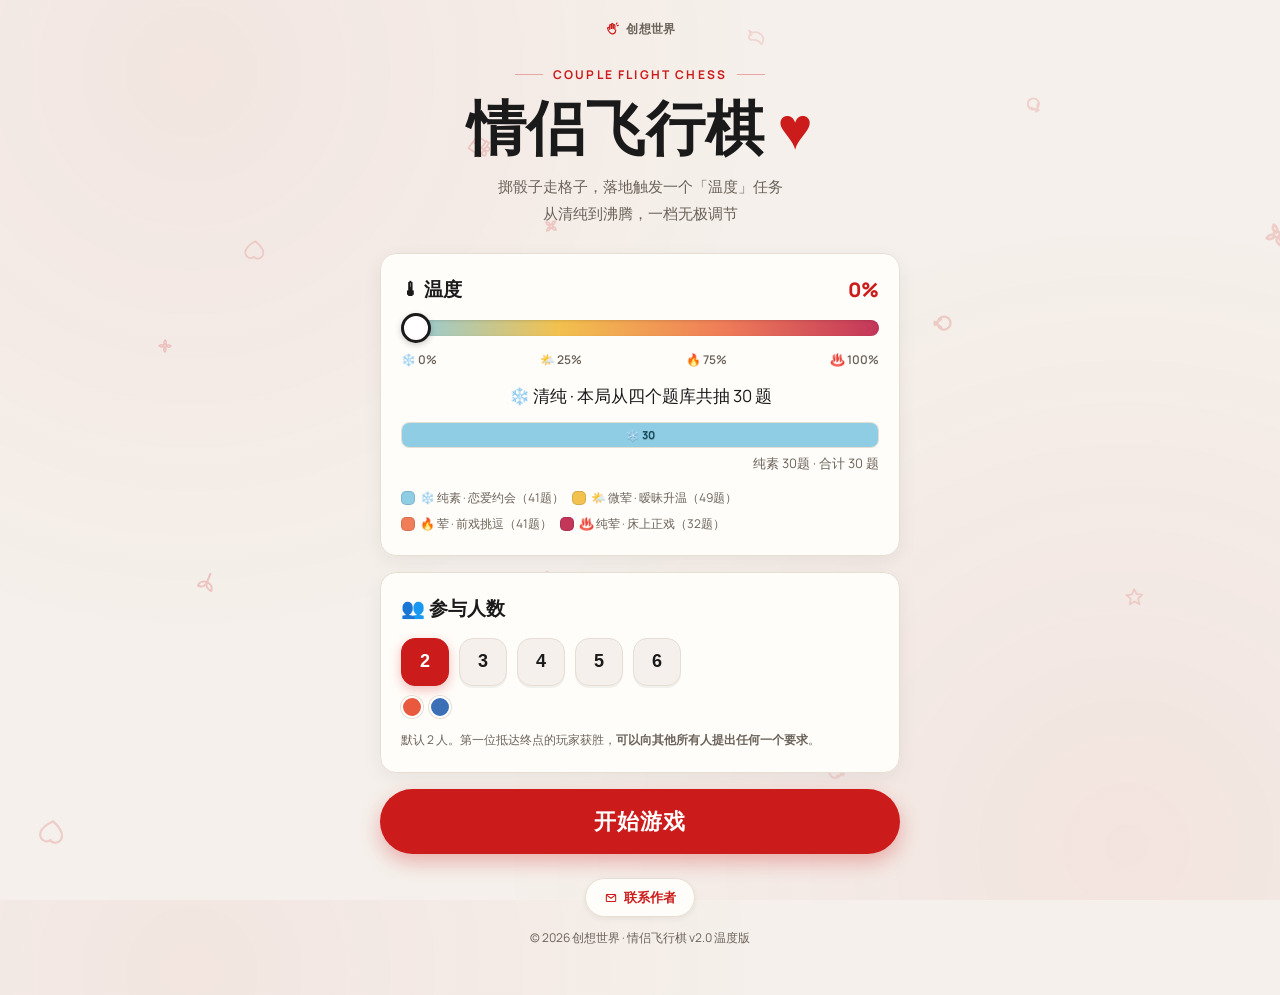
<file: couple-flight-chess/index.html>
<!DOCTYPE html>
<html lang="zh-CN">
<head>
<meta charset="UTF-8">
<meta name="viewport" content="width=device-width, initial-scale=1.0, maximum-scale=1.0, user-scalable=no, viewport-fit=cover">
<title>情侣飞行棋 · 创想世界</title>
<link rel="preconnect" href="https://fonts.googleapis.com">
<link rel="preconnect" href="https://fonts.gstatic.com" crossorigin>
<link href="https://fonts.googleapis.com/css2?family=Manrope:wght@400;500;600;700;800&display=swap" rel="stylesheet">
<link href="https://font.emtech.cc/css/jfOpenHuninn" rel="stylesheet">
<style>
  :root{
    --brand:#CC1B1B;        /* 孩子气主色 · 朱砂红 */
    --brand-deep:#B31616;
    --brand-soft:#E9A6A6;
    --paper:#F5F0EB;        /* 奶油纸面 */
    --card:#FFFDF9;
    --ink:#1A1A1A;
    --ink-soft:#6B635A;
    --line:#E7DED3;
    --radius:16px;
  }
  *{margin:0;padding:0;box-sizing:border-box;-webkit-tap-highlight-color:transparent;}
  html,body{height:100%;}
  body{
    font-family:'jfOpenHuninn','Manrope','PingFang SC','Hiragino Sans GB','Microsoft YaHei',sans-serif;
    background:
      radial-gradient(circle at 15% 8%, rgba(204,27,27,.05), transparent 42%),
      radial-gradient(circle at 88% 94%, rgba(204,27,27,.06), transparent 45%),
      var(--paper);
    color:var(--ink);
    min-height:100dvh;
    overflow-x:hidden;
    position:relative;
    -webkit-font-smoothing:antialiased;
  }
  /* 散落涂鸦层（由 JS 注入） */
  .doodles{position:fixed;inset:0;pointer-events:none;z-index:0;overflow:hidden;}
  .doodles svg{position:absolute;color:var(--brand);}
  .screen{position:relative;z-index:1;max-width:960px;margin:0 auto;padding:20px 16px 48px;}

  /* ---------- 顶部条 ---------- */
  .topbar{display:flex;align-items:center;justify-content:space-between;margin-bottom:20px;}
  .back-btn{
    display:inline-flex;align-items:center;gap:6px;text-decoration:none;color:var(--ink);
    font-size:14px;font-weight:600;padding:9px 16px;background:var(--card);border:1px solid var(--line);
    border-radius:999px;box-shadow:0 2px 6px rgba(26,26,26,.06);cursor:pointer;transition:.15s;
  }
  .back-btn:hover{background:#fff;}
  .back-btn:active{transform:translateY(1px);box-shadow:none;}
  .brand{display:inline-flex;align-items:center;gap:6px;font-size:12px;font-weight:700;color:var(--ink-soft);letter-spacing:.04em;}
  .brand svg{color:var(--brand);}

  /* ---------- 标题 ---------- */
  .hero{text-align:center;margin:6px 0 26px;}
  .hero .kicker{
    display:inline-flex;align-items:center;gap:10px;font-size:12px;font-weight:700;
    color:var(--brand);letter-spacing:.18em;margin-bottom:12px;
  }
  .hero .kicker::before,.hero .kicker::after{content:"";width:28px;height:1.5px;background:var(--brand-soft);}
  .hero h1{
    font-size:clamp(2.3rem,7vw,3.7rem);font-weight:800;letter-spacing:.01em;line-height:1.08;
  }
  .hero h1 .heart{color:var(--brand);display:inline-block;animation:beat 1.4s ease-in-out infinite;}
  @keyframes beat{0%,100%{transform:scale(1)}25%{transform:scale(1.18)}40%{transform:scale(1)}60%{transform:scale(1.12)}}
  .hero p{color:var(--ink-soft);font-size:15px;margin-top:14px;line-height:1.8;}

  /* ---------- 面板 ---------- */
  .panel{
    max-width:520px;margin:0 auto 16px;background:var(--card);border:1px solid var(--line);
    border-radius:var(--radius);box-shadow:0 6px 20px rgba(26,26,26,.06);padding:22px 20px;
  }
  .panel-title{display:flex;align-items:center;justify-content:space-between;margin-bottom:16px;}
  .panel-title .t{font-size:1.2rem;font-weight:700;}
  .panel-title .v{font-size:20px;font-weight:800;color:var(--brand);}

  /* 温度滑块 */
  .temp-slider{width:100%;-webkit-appearance:none;appearance:none;height:16px;border-radius:999px;
    background:linear-gradient(90deg,#8ECDE3 0%,#F2C14E 33%,#EF7D58 67%,#C3365A 100%);
    outline:none;cursor:pointer;box-shadow:inset 0 1px 3px rgba(0,0,0,.12);}
  .temp-slider::-webkit-slider-thumb{-webkit-appearance:none;appearance:none;width:30px;height:30px;border-radius:50%;
    background:#fff;border:3px solid var(--ink);box-shadow:0 2px 6px rgba(0,0,0,.2);cursor:pointer;}
  .temp-slider::-moz-range-thumb{width:26px;height:26px;border-radius:50%;background:#fff;border:3px solid var(--ink);cursor:pointer;}
  .temp-labels{display:flex;justify-content:space-between;margin-top:10px;font-size:12px;font-weight:600;color:var(--ink-soft);}
  .temp-readout{font-size:1.05rem;margin-top:16px;text-align:center;color:var(--ink);}

  /* 抽取比例 chips */
  .mix{display:flex;flex-direction:column;gap:8px;margin-top:14px;}
  .mix-row{display:flex;align-items:center;gap:8px;}
  .mix-bar{flex:1;height:26px;border-radius:8px;border:1px solid var(--line);overflow:hidden;display:flex;background:var(--paper);}
  .mix-seg{height:100%;display:grid;place-items:center;font-size:11px;font-weight:700;color:#fff;text-shadow:0 1px 0 rgba(0,0,0,.18);}
  .mix-total{font-size:13px;color:var(--ink-soft);text-align:right;margin-top:6px;}

  /* 图例 */
  .legend{display:flex;flex-wrap:wrap;gap:8px;margin-top:16px;}
  .lg-item{display:inline-flex;align-items:center;gap:5px;font-size:12px;color:var(--ink-soft);}
  .lg-dot{width:14px;height:14px;border-radius:5px;border:1px solid rgba(0,0,0,.12);}

  /* 人数选择 */
  .pcount{display:flex;gap:10px;flex-wrap:wrap;margin-top:4px;}
  .pcount-btn{
    width:48px;height:48px;border-radius:14px;border:1px solid var(--line);background:var(--paper);color:var(--ink);
    font-size:18px;font-weight:700;cursor:pointer;box-shadow:0 2px 0 rgba(0,0,0,.05);transition:.12s;
  }
  .pcount-btn.active{background:var(--brand);color:#fff;border-color:var(--brand);box-shadow:0 4px 12px rgba(204,27,27,.28);}
  .pcount-btn:active{transform:translateY(1px);}
  .pcount-hint{font-size:12px;color:var(--ink-soft);margin-top:12px;line-height:1.7;}
  .pc-chips{display:flex;gap:6px;margin-top:10px;}
  .pc-chip{width:22px;height:22px;border-radius:50%;border:2px solid #fff;box-shadow:0 0 0 1px var(--line);}

  .start-btn{
    display:block;width:100%;max-width:520px;margin:0 auto 8px;padding:18px;
    font-size:1.35rem;font-weight:800;background:var(--brand);color:#fff;border:none;border-radius:999px;
    box-shadow:0 8px 20px rgba(204,27,27,.30);cursor:pointer;transition:.15s;letter-spacing:.04em;
  }
  .start-btn:hover{background:var(--brand-deep);}
  .start-btn:active{transform:translateY(2px);box-shadow:0 4px 12px rgba(204,27,27,.28);}

  /* ---------- 游戏屏 ---------- */
  .game-top{display:flex;align-items:center;justify-content:space-between;gap:10px;margin-bottom:12px;}
  .mode-badge{
    display:inline-flex;align-items:center;gap:8px;padding:9px 16px;background:var(--card);
    border:1px solid var(--line);border-radius:999px;box-shadow:0 2px 0 rgba(0,0,0,.05);
    font-size:1.02rem;font-weight:700;
  }
  .turn-ind{display:flex;align-items:center;gap:8px;font-size:14px;font-weight:600;color:var(--ink-soft);}
  .turn-dot{width:18px;height:18px;border-radius:50%;border:2px solid #fff;box-shadow:0 0 0 1px var(--line);}
  .legend-inline{max-width:460px;margin:0 auto 8px;display:flex;flex-wrap:wrap;gap:6px;justify-content:center;}

  .board-wrap{display:flex;justify-content:center;margin:6px 0 16px;}
  #board{position:relative;width:min(92vw,460px);aspect-ratio:1;margin:0 auto;}
  #board .tile{
    position:absolute;transform:translate(-50%,-50%);border-radius:12px;
    border:1px solid rgba(0,0,0,.10);display:grid;place-items:center;
    font-size:13px;font-weight:700;transition:transform .12s;box-shadow:0 2px 6px rgba(26,26,26,.12);
    cursor:pointer;
  }
  #board .tile.t-start{background:var(--brand);color:#fff;}
  #board .tile.t-finish{background:var(--ink);color:#fff;}
  #board .tile.cur{animation:tilepulse .8s ease-in-out infinite;z-index:3;box-shadow:0 0 0 3px var(--ink);}
  @keyframes tilepulse{0%,100%{transform:translate(-50%,-50%) scale(1)}50%{transform:translate(-50%,-50%) scale(1.14)}}
  #board .piece{
    position:absolute;transform:translate(-50%,-50%);border-radius:50%;
    border:2px solid #fff;display:grid;place-items:center;
    font-size:13px;font-weight:700;z-index:5;transition:left .28s cubic-bezier(.3,.7,.4,1),top .28s cubic-bezier(.3,.7,.4,1);
    box-shadow:0 3px 8px rgba(26,26,26,.28);color:#fff;
  }

  /* ---------- 控制区 ---------- */
  .control-panel{
    max-width:460px;margin:0 auto;background:var(--card);border:1px solid var(--line);
    border-radius:var(--radius);box-shadow:0 6px 20px rgba(26,26,26,.06);padding:16px 18px;
    display:flex;align-items:center;gap:16px;
  }
  #dice{
    width:64px;height:64px;flex:0 0 auto;border-radius:16px;border:1px solid var(--line);
    background:var(--paper);display:grid;place-items:center;
    font-size:28px;color:var(--brand);box-shadow:0 2px 6px rgba(26,26,26,.08);
  }
  #dice.rolling{animation:diceroll .5s linear infinite;}
  @keyframes diceroll{0%{transform:rotate(0)}100%{transform:rotate(360deg)}}
  .roll-btn{
    flex:1;padding:16px 18px;font-size:1.15rem;font-weight:800;
    background:var(--brand);color:#fff;border:none;border-radius:14px;
    box-shadow:0 6px 16px rgba(204,27,27,.28);cursor:pointer;transition:.12s;letter-spacing:.04em;
  }
  .roll-btn:hover{background:var(--brand-deep);}
  .roll-btn:active{transform:translateY(2px);box-shadow:0 3px 10px rgba(204,27,27,.28);}
  .roll-btn:disabled{background:#CBB8A6;box-shadow:none;cursor:not-allowed;}
  .status-line{max-width:460px;margin:14px auto 0;text-align:center;color:var(--ink-soft);font-size:14px;min-height:20px;line-height:1.6;}

  /* ---------- 弹窗 ---------- */
  .modal{position:fixed;inset:0;z-index:50;background:rgba(26,26,26,.4);display:flex;align-items:center;justify-content:center;padding:20px;backdrop-filter:blur(4px);}
  .modal.hidden{display:none;}
  .modal-card{
    position:relative;background:var(--card);border:1px solid var(--line);border-radius:20px;box-shadow:0 20px 60px rgba(26,26,26,.25);
    width:min(92vw,400px);padding:28px 24px 22px;text-align:center;animation:pop .28s cubic-bezier(.3,1.4,.5,1);overflow:hidden;
  }
  @keyframes pop{from{transform:scale(.85);opacity:0}to{transform:scale(1);opacity:1}}
  .modal-x{
    position:absolute;top:12px;right:12px;width:34px;height:34px;border-radius:50%;
    border:1px solid var(--line);background:var(--paper);color:var(--ink);
    font-size:16px;line-height:1;cursor:pointer;display:grid;place-items:center;transition:.12s;
  }
  .modal-x:hover{background:#fff;}
  .modal-x:active{transform:scale(.92);}
  .task-type{
    display:inline-block;padding:5px 14px;border-radius:999px;
    font-size:12px;font-weight:800;letter-spacing:.05em;margin-bottom:16px;color:#fff;
    box-shadow:0 3px 10px rgba(0,0,0,.12);
  }
  .task-text{font-size:1.4rem;font-weight:700;line-height:1.6;margin-bottom:22px;color:var(--ink);}
  .modal-btn{
    width:100%;padding:14px;font-size:1.12rem;font-weight:800;
    background:var(--brand);color:#fff;border:none;border-radius:14px;
    box-shadow:0 6px 16px rgba(204,27,27,.28);cursor:pointer;transition:.12s;letter-spacing:.04em;
  }
  .modal-btn:hover{background:var(--brand-deep);}
  .modal-btn:active{transform:translateY(2px);}
  .modal-btn.alt{background:var(--card);color:var(--ink);border:1px solid var(--line);box-shadow:0 2px 6px rgba(0,0,0,.06);margin-top:10px;}
  .win-big{font-size:46px;margin-bottom:6px;}
  .win-title{font-size:1.9rem;font-weight:800;margin-bottom:8px;}
  .win-sub{color:var(--ink-soft);font-size:14px;line-height:1.7;margin-bottom:18px;}

  /* ---------- 页脚 · 联系作者 ---------- */
  .footer{max-width:520px;margin:24px auto 0;text-align:center;color:var(--ink-soft);font-size:12px;}
  .author-link{
    display:inline-flex;align-items:center;gap:6px;color:var(--brand);text-decoration:none;
    font-weight:800;font-size:13px;padding:9px 18px;border:1px solid var(--line);
    border-radius:999px;background:var(--card);box-shadow:0 2px 6px rgba(26,26,26,.06);transition:.15s;
  }
  .author-link:hover{background:#fff;border-color:var(--brand-soft);}
  .author-link svg{color:var(--brand);}
  .footer .copy{margin-top:12px;}

  .hidden{display:none!important;}
</style>
</head>
<body>

  <div class="doodles" id="doodles"></div>

  <!-- ============ 菜单屏 ============ -->
  <div class="screen" id="menuScreen">
    <div class="topbar" style="justify-content:center;">
      <span class="brand"><svg viewBox="0 0 24 24" width="16" height="16" fill="none" stroke="currentColor" stroke-width="1.8" stroke-linecap="round" stroke-linejoin="round"><path d="M8.5 12.5V6.8a1.3 1.3 0 0 1 2.6 0v4.4"/><path d="M11.1 11V5.3a1.3 1.3 0 0 1 2.6 0V11"/><path d="M13.7 11.4V6.6a1.3 1.3 0 0 1 2.6 0v6.1"/><path d="M8.5 10.5c-1.6-1.7-3.4-.9-3 1 .5 2.4 2.1 5.2 4 6.6 1.6 1.2 3.4 1.6 5 .9 2-.9 3.1-2.8 3.1-5.3"/><path d="M18.6 4.5l.9-1.5 M20 7l1.6-.6"/></svg>创想世界</span>
    </div>
    <div class="hero">
      <div class="kicker">COUPLE FLIGHT CHESS</div>
      <h1>情侣飞行棋 <span class="heart">♥</span></h1>
      <p>掷骰子走格子，落地触发一个「温度」任务<br>从清纯到沸腾，一档无极调节</p>
    </div>

    <div class="panel">
      <div class="panel-title">
        <span class="t">🌡 温度</span>
        <span class="v" id="tempVal">0%</span>
      </div>
      <input type="range" class="temp-slider" id="tempSlider" min="0" max="100" step="1" value="0">
      <div class="temp-labels">
        <span>❄️ 0%</span><span>🌤️ 25%</span><span>🔥 75%</span><span>♨️ 100%</span>
      </div>
      <div class="temp-readout" id="tempReadout"></div>
      <div class="mix">
        <div class="mix-row"><div class="mix-bar" id="mixBar"></div></div>
      </div>
      <div class="mix-total" id="mixTotal"></div>
      <div class="legend" id="legend"></div>
    </div>

    <div class="panel">
      <div class="panel-title"><span class="t">👥 参与人数</span></div>
      <div class="pcount" id="pcountRow"></div>
      <div class="pc-chips" id="pcChips"></div>
      <div class="pcount-hint">默认 2 人。第一位抵达终点的玩家获胜，<b>可以向其他所有人提出任何一个要求</b>。</div>
    </div>

    <button class="start-btn" id="startBtn">开始游戏</button>
    <div class="footer">
      <a class="author-link" href="http://tuteng3.site/" target="_blank" rel="noopener"><svg viewBox="0 0 24 24" width="14" height="14" fill="none" stroke="currentColor" stroke-width="1.8" stroke-linecap="round" stroke-linejoin="round"><path d="M4 7.5Q4 6 5.5 6h13Q20 6 20 7.5v9q0 1.5-1.5 1.5h-13Q4 18 4 16.5z M4.5 7l7.5 5.5L19.5 7"/></svg>联系作者</a>
      <div class="copy">© 2026 创想世界 · 情侣飞行棋 v2.0 温度版</div>
    </div>
  </div>

  <!-- ============ 游戏屏 ============ -->
  <div class="screen hidden" id="gameScreen">
    <div class="topbar">
      <button class="back-btn" id="backToMenu">← 菜单</button>
      <span class="brand"><svg viewBox="0 0 24 24" width="16" height="16" fill="none" stroke="currentColor" stroke-width="1.8" stroke-linecap="round" stroke-linejoin="round"><path d="M8.5 12.5V6.8a1.3 1.3 0 0 1 2.6 0v4.4"/><path d="M11.1 11V5.3a1.3 1.3 0 0 1 2.6 0V11"/><path d="M13.7 11.4V6.6a1.3 1.3 0 0 1 2.6 0v6.1"/><path d="M8.5 10.5c-1.6-1.7-3.4-.9-3 1 .5 2.4 2.1 5.2 4 6.6 1.6 1.2 3.4 1.6 5 .9 2-.9 3.1-2.8 3.1-5.3"/><path d="M18.6 4.5l.9-1.5 M20 7l1.6-.6"/></svg>创想世界</span>
    </div>
    <div class="game-top">
      <div class="mode-badge"><span id="modeIco"></span><span id="modeLabel"></span></div>
      <div class="turn-ind"><span class="turn-dot" id="turnDot"></span><span id="turnText">红方回合</span></div>
    </div>
    <div class="legend-inline" id="legendInline"></div>
    <div class="board-wrap"><div id="board"></div></div>
    <div class="control-panel">
      <div id="dice">⚀</div>
      <button class="roll-btn" id="rollBtn">掷骰子</button>
    </div>
    <div class="status-line" id="statusLine">点击「掷骰子」开始</div>
    <div class="footer">
      <a class="author-link" href="http://tuteng3.site/" target="_blank" rel="noopener"><svg viewBox="0 0 24 24" width="14" height="14" fill="none" stroke="currentColor" stroke-width="1.8" stroke-linecap="round" stroke-linejoin="round"><path d="M4 7.5Q4 6 5.5 6h13Q20 6 20 7.5v9q0 1.5-1.5 1.5h-13Q4 18 4 16.5z M4.5 7l7.5 5.5L19.5 7"/></svg>联系作者</a>
    </div>
  </div>

  <!-- ============ 任务弹窗（落地 + 查看共用） ============ -->
  <div class="modal hidden" id="taskModal">
    <div class="modal-card">
      <button class="modal-x" id="modalX">✕</button>
      <div class="task-type" id="taskType">纯素</div>
      <p class="task-text" id="taskText"></p>
      <button class="modal-btn" id="taskDone">完成 ✓ 交给下一位</button>
    </div>
  </div>

  <!-- ============ 胜利弹窗 ============ -->
  <div class="modal hidden" id="winModal">
    <div class="modal-card">
      <button class="modal-x" id="winX">✕</button>
      <div class="win-big">🏆</div>
      <div class="win-title" id="winTitle">红方获胜！</div>
      <div class="win-sub" id="winSub"></div>
      <button class="modal-btn" id="winAgain">再来一局</button>
      <button class="modal-btn alt" id="winMenu">返回菜单</button>
    </div>
  </div>

<script type="application/json" id="bankData">
{
  "meta": {
    "name": "情侣飞行棋 · 温度题库",
    "version": "2.0",
    "updated": "2026-10-30",
    "total": 163,
    "temperatureModel": "连续温度 0-100%，四个档位锚点 0 / 33.3 / 66.7 / 100，三角权重归一化后按四舍五入决定每档抽取题数（本局共 30 格）"
  },
  "tiers": [
    { "id": 1, "name": "纯素", "scene": "恋爱约会", "emoji": "❄️", "color": "#8ECDE3", "text": "#17495C",
      "items": [
        "双方深情对视20秒，先笑的人输", "公主抱对方，在房间里绕一圈", "亲吻对方的脸颊", "单膝下跪亲吻对方的手",
        "给对方一个放松的肩部按摩", "给对方按摩小腿1分钟", "躺下让对方给你按摩1分钟", "给对方一个轻柔的脚部按摩2分钟",
        "为对方唱一首歌或朗诵一段情诗", "学猫叫三声", "一起拍一张恶搞自拍", "在对方耳边说一句悄悄话",
        "喂对方喝水", "手牵手一分钟", "拥抱一分钟", "尝试接吻的感觉",
        "说说你初次见到对方的感受", "对方闭上眼睛，你给对方涂口红", "猪八戒背媳妇", "轻轻摸一摸对方的耳朵",
        "摸对方的头发10秒", "一起用吸管喝同一杯水", "拍一段表白的小视频留作纪念", "给对方梳头发",
        "对方站着，你跪着喂对方吃一口食物", "亲吻对方的手背", "从背后轻轻抱住对方1分钟", "亲吻对方的额头",
        "被对方挠痒痒30秒", "挠痒痒到对方求饶为止（至少10秒）", "喝交杯酒并拍照留念", "把对方的头靠在你肩膀上30秒",
        "帮对方整理一下头发", "说一句此刻最想对对方说的话", "用一句歌词向对方表白", "额头贴额头闭眼30秒",
        "给对方剥一个水果喂到嘴边", "一起比一个大大的爱心合影", "闭眼让对方牵着你走5步", "用目光慢慢「画」一遍对方的五官",
        "什么都不用做（本轮跳过）"
      ]
    },
    { "id": 2, "name": "微荤", "scene": "暧昧升温", "emoji": "🌤️", "color": "#F2C14E", "text": "#5C3D0A",
      "items": [
        "轻轻在对方耳边吹气10下", "在镜子前拥吻", "依次亲吻对方的脸、脖子、锁骨", "将对方压在身下做十个俯卧撑",
        "两人钻进被窝里亲亲", "当天一起洗澡", "撅起屁股，让对方打10下", "互相拥抱并抚摸对方的屁股1分钟",
        "闭上眼睛，让对方为所欲为1分钟", "与对方舌吻30秒", "轻揉对方的屁股", "脱掉对方指定的一件衣服",
        "轻轻抚摸对方的胸30秒", "和对方来一次法式湿吻20秒", "脱掉自己的一件衣服", "抚摸对方的大腿30秒",
        "背对对方扭动屁股", "一起买一个情趣用品（下次用）", "轻舔对方的耳垂10秒", "用冰块在对方身上轻轻滑动直到融化",
        "展示一段性感的舞蹈1分钟", "用眼罩或内裤蒙住对方眼睛做感官探索", "一起看一部情色电影或情趣小说，然后聊聊感受", "一起制定属于你们的性爱指南（喜好、愿望、界限）",
        "用巧克力酱或水果在对方身上亲吻舔舐", "用舌尖轻轻刺激对方的耳朵", "轻轻咬住对方的耳垂", "用口红在对方身上写下甜蜜留言",
        "穿上情趣内衣给对方一个私密表演", "和对方玩角色扮演，模仿对方的声音和样子", "在阳台或花园里裸露一会儿，享受自然触感", "本局结束前蒙上眼睛",
        "脱掉对方一条内裤", "脱掉对方所有衣服", "被对方把手伸进衣服里抓胸10秒", "把酒水或酸奶倒在自己身上让对方舔干",
        "自拍一段接吻小视频", "用嘴吸吮对方的手指10秒", "自己趴着让对方舔你的后背20秒", "把对方捆住双手直到任务结束",
        "摸对方的胸，或者打对方屁股一下", "舔对方的手指10秒", "脱光衣服，或者换上情趣内衣", "对方含着水在你身上亲吻30秒",
        "从背后伸手过来揉对方的胸30秒", "对着镜子拍一段揉胸视频10秒", "对方背对着你坐到身上直到游戏结束", "对方用嘴给你投食",
        "被对方拔一根毛"
      ]
    },
    { "id": 3, "name": "荤", "scene": "前戏挑逗", "emoji": "🔥", "color": "#EF7D58", "text": "#4E150A",
      "items": [
        "轻轻抚摸对方下面30秒", "亲吻对方的胸30秒", "温柔抚摸对方下体30秒，给予快感", "相互用手掌轻轻触摸对方的敏感部位",
        "挑逗对方的敏感部位15秒", "让对方舔你上半身各个部位超过30秒", "吸吮对方的胸20秒", "亲吻对方大腿内侧10秒",
        "被对方把手伸进裤子随便摸10秒", "对方给你口下面40秒（福利）", "揉对方的乳头一下", "舔对方从脖子到胸口30秒",
        "跪舔对方30秒", "躺下享受被对方舔遍全身1分钟（福利）", "想尽办法把对方弄勃起或流水", "含住对方的阴茎或蛋蛋10秒，舌头打转",
        "对方给你口指定部位一分钟（福利）", "涂上油胸对胸帮对方推胸30秒", "被对方用牙齿咬住乳头磨蹭10秒", "用嘴含住对方的蛋蛋或阴茎30秒",
        "跟对方乳交30秒", "把酸奶倒在对方乳头上舔干净吃掉", "拍一段给对方口的视频15秒", "用胸或者下面蹭对方的脸10秒",
        "对方舔你身上各个部位1分钟（福利）", "对方帮你舔遍全身2分钟（福利）", "被对方用下面打脸3下，或蹭脸10秒", "用手扣自己下面1分钟，或撸30下",
        "口含温水给对方口30秒", "口含冰水或冰块给对方口30秒", "对方站着，你跪着帮对方口1分钟", "把对方弄硬或弄湿",
        "给对方口交15秒", "吸咬对方的乳头20秒", "拍一张给对方口交的照片", "打开门在门口口交10秒",
        "被对方用脚踩胸或蛋蛋10秒", "从额头一路往下舔到脚趾", "对方从你大腿根部倒水，你接着喝光", "指定身上任意位置让对方舔20秒",
        "戴上眼罩享受对方舔任意部位一分钟"
      ]
    },
    { "id": 4, "name": "纯荤", "scene": "床上正戏", "emoji": "♨️", "color": "#C3365A", "text": "#FFFFFF",
      "items": [
        "一起尝试一种新的性爱姿势或技巧", "后入抽插20次，不许射", "后入插入20次并拍视频留念", "一方站立抱起另一方悬空插入20次，不许射",
        "观音坐莲30秒运动，不许射", "拍一段和对方做爱的视频", "对着镜子后入一分钟，不许射", "骑乘位（对方坐上来）慢慢起伏20次",
        "面对面抱着坐姿进入，缓慢抽插1分钟", "侧躺后入，抽插1分钟不许射", "让对方把你抵在墙上正面进入30秒", "展示一种你最想试的姿势，然后和对方试一次",
        "边接吻边做爱1分钟，节奏交给对方", "用润滑液互相涂抹，然后进入", "让对方从后面进入，同时在你耳边说情话", "深度后入20下，每一下都到底",
        "让对方扶着你的腰，你主动上下动20次", "全程对视做爱，不许闭眼1分钟", "让对方躺平，你坐上去自己掌握节奏1分钟", "后入的同时让对方从前面帮你手活",
        "换三种不同的体位，每种至少20秒", "在镜子前做爱，看着彼此的样子", "让对方把你的双腿架起后入20次", "让对方控制全程节奏，你不许反抗1分钟",
        "让对方用玩具先扩张，再缓慢进入", "让对方从背后进入，你同时回头和他接吻", "把对方压在身下，正面进入并深吻", "让对方坐在你身上，你扶着他的腰上下抽动",
        "用你最喜欢的速度和力度，让对方达到高潮", "让对方进入后保持不动，你们互相说一句此刻最想说的话", "在淋浴里站着做爱，水冲在彼此身上", "让对方把你的手按在头顶，控制住你后再进入"
      ]
    }
  ]
}
</script>

<script>
(function(){
  /* =========================================================
     数据：温度题库（从内嵌 JSON 读取）
     ========================================================= */
  var BANK = JSON.parse(document.getElementById('bankData').textContent);
  var TIERS = BANK.tiers;
  var PLAYER_COLORS = ['#E8593D','#3B6FB6','#3F9142','#C89B3C','#7E3A8C','#E0487B'];
  var PLAYER_NAMES = ['红','蓝','绿','金','紫','粉'];

  var TILE_COUNT = 32;
  var START = 0, FINISH = 31;
  var DECK = 30;          // 本局 30 个任务格

  var state = null;

  function $(id){ return document.getElementById(id); }

  /* =========================================================
     孩子气 · 手绘涂鸦
     ========================================================= */
  var DOODLES = {
    heart:'M12 20.2c-4.6-3.1-8-6.3-8-10.1 0-2.9 2.2-5.1 5-5.1 1.3 0 2.5.6 3 1.6.5-1 1.7-1.6 3-1.6 2.8 0 5 2.2 5 5.1 0 3.8-3.4 7-8 10.1z',
    star:'M12 4.5l2.1 4.6 5 .5-3.7 3.4 1 4.9-4.4-2.5-4.4 2.5 1-4.9L4.9 9.6l5-.5z',
    flower:'M12 12.5m-1.8 0a1.8 1.8 0 1 0 3.6 0 1.8 1.8 0 1 0-3.6 0 M12 5.5c1.6 1.8 1.6 3.6 0 5-1.6-1.4-1.6-3.2 0-5z M18.5 12c-1.8 1.6-3.6 1.6-5 0 1.4-1.6 3.2-1.6 5 0z M12 18.5c-1.6-1.8-1.6-3.6 0-5 1.6 1.4 1.6 3.2 0 5z M5.5 12c1.8-1.6 3.6-1.6 5 0-1.4 1.6-3.2 1.6-5 0z',
    sprout:'M12 20v-7 M12 13c0-3 2.2-5 5.5-5 0 3.2-2.3 5-5.5 5z M12 13c0-3-2.2-5-5.5-5 0 3.2 2.3 5 5.5 5z',
    bird:'M4 15c3-1 5-3.5 5.5-7 .2-1.4 1.4-2.4 2.8-2.2 1.1.2 1.9 1.1 2 2.2l3.5-.8-2.4 2.6c.5 3.8-2 7.2-5.8 7.7-2 .3-4-.3-5.6-2.5z M13.8 8.4h.01',
    ring:'M12 15.2a4.6 4.6 0 1 0 0-9.2 4.6 4.6 0 0 0 0 9.2z M9.2 8.6L12 4l2.8 4.6 M10.8 4h2.4',
    crown:'M5 16.5L4 8.5l4.5 3L12 5.5l3.5 6 4.5-3-1 8z M5 19h14',
    balloon:'M12 13.5c-3.3 0-5.5-2.5-5.5-5.7C6.5 4.9 8.9 3 12 3s5.5 1.9 5.5 4.8c0 3.2-2.2 5.7-5.5 5.7z M12 13.5l-.9 2h1.8l-.9-2z M12 15.5c-1 1.8-1 3.2 0 5.5',
    gift:'M5 10.5h14V20H5z M4 7.5h16v3H4z M12 7.5V20 M12 7.5c-2.6.2-4.4-.8-4.4-2.3 0-1.1 1-1.9 2-1.7 1.3.3 2 1.9 2.4 4z M12 7.5c2.6.2 4.4-.8 4.4-2.3 0-1.1-1-1.9-2-1.7-1.3.3-2 1.9-2.4 4z',
    envelope:'M4 7.5Q4 6 5.5 6h13Q20 6 20 7.5v9q0 1.5-1.5 1.5h-13Q4 18 4 16.5z M4.5 7l7.5 5.5L19.5 7'
  };
  function scatterDoodles(){
    var layer = $('doodles');
    if(!layer) return;
    var keys = Object.keys(DOODLES);
    var N = 16;
    for(var i=0;i<N;i++){
      var name = keys[Math.floor(Math.random()*keys.length)];
      var svg = document.createElementNS('http://www.w3.org/2000/svg','svg');
      svg.setAttribute('viewBox','0 0 24 24');
      svg.setAttribute('fill','none');
      svg.setAttribute('stroke','currentColor');
      svg.setAttribute('stroke-width','1.6');
      svg.setAttribute('stroke-linecap','round');
      svg.setAttribute('stroke-linejoin','round');
      var size = 16 + Math.floor(Math.random()*26);
      svg.setAttribute('width',size);
      svg.setAttribute('height',size);
      svg.style.left = (Math.random()*100) + 'vw';
      svg.style.top = (Math.random()*100) + 'vh';
      svg.style.opacity = (0.10 + Math.random()*0.10).toFixed(2);
      svg.style.transform = 'rotate(' + (Math.random()*360 - 180) + 'deg)';
      var path = document.createElementNS('http://www.w3.org/2000/svg','path');
      path.setAttribute('d', DOODLES[name]);
      svg.appendChild(path);
      layer.appendChild(svg);
    }
  }

  /* DOM 引用（必须在顶层 addEventListener 之前声明） */
  var menuScreen = $('menuScreen'), gameScreen = $('gameScreen');
  var boardEl = $('board'), diceEl = $('dice'), rollBtn = $('rollBtn');
  var statusEl = $('statusLine'), turnDot = $('turnDot'), turnText = $('turnText');
  var modeIco = $('modeIco'), modeLabel = $('modeLabel');
  var taskModal = $('taskModal'), taskType = $('taskType'), taskText = $('taskText'), taskDone = $('taskDone');
  var winModal = $('winModal'), winTitle = $('winTitle'), winSub = $('winSub');

  function shuffle(a){
    a = a.slice();
    for(var i=a.length-1;i>0;i--){ var j=Math.floor(Math.random()*(i+1)); var t=a[i]; a[i]=a[j]; a[j]=t; }
    return a;
  }

  /* =========================================================
     温度 → 每档抽取题数（四舍五入）
     ========================================================= */
  function tempMix(T){
    var A = [0, 100/3, 200/3, 100];
    var span = 100/3;
    var w = A.map(function(a){ return Math.max(0, 1 - Math.abs(T - a) / span); });
    var s = w.reduce(function(x,y){ return x+y; }, 0) || 1;
    var counts = w.map(function(x){ return Math.round(DECK * x / s); });
    // 修正到正好 30
    var total = counts.reduce(function(x,y){ return x+y; }, 0);
    var diff = DECK - total;
    if(diff !== 0){
      var idx = counts.indexOf(Math.max.apply(null, counts));
      counts[idx] = Math.max(0, counts[idx] + diff);
    }
    // 夹取到每档可用题数
    counts = counts.map(function(c,i){ return Math.min(c, TIERS[i].items.length); });
    return counts;
  }

  function tempName(T){
    if(T < 12) return '清纯';
    if(T < 37) return '微醺';
    if(T < 62) return '燥热';
    return '沸腾';
  }
  function tempEmoji(T){ return T < 25 ? '❄️' : T < 50 ? '🌤️' : T < 75 ? '🔥' : '♨️'; }

  function buildPool(T){
    var counts = tempMix(T);
    var pool = [];
    counts.forEach(function(c, i){
      shuffle(TIERS[i].items).slice(0, c).forEach(function(txt){
        pool.push({ tier:i, text:txt });
      });
    });
    return shuffle(pool);
  }

  /* =========================================================
     菜单：温度滑块 + 抽取比例 + 图例 + 人数
     ========================================================= */
  var playerCount = 2;

  function renderLegend(el){
    el.innerHTML = '';
    TIERS.forEach(function(t){
      var d = document.createElement('span');
      d.className = 'lg-item';
      d.innerHTML = '<span class="lg-dot" style="background:'+t.color+'"></span>'+
                    t.emoji+' '+t.name+' · '+t.scene+'（'+t.items.length+'题）';
      el.appendChild(d);
    });
  }

  function renderMix(){
    var T = +$('tempSlider').value;
    var counts = tempMix(T);
    $('tempVal').textContent = T + '%';
    $('tempReadout').textContent = tempEmoji(T) + ' ' + tempName(T) + ' · 本局从四个题库共抽 ' + DECK + ' 题';

    var bar = $('mixBar');
    bar.innerHTML = '';
    var shown = 0;
    counts.forEach(function(c, i){
      if(c <= 0) return;
      var seg = document.createElement('div');
      seg.className = 'mix-seg';
      seg.style.width = (c / DECK * 100) + '%';
      seg.style.background = TIERS[i].color;
      seg.style.color = TIERS[i].text;
      seg.textContent = TIERS[i].emoji + ' ' + c;
      bar.appendChild(seg);
      shown += c;
    });
    var detail = counts.map(function(c,i){
      return TIERS[i].name + ' ' + c + '题';
    }).filter(function(s){ return s.indexOf(' 0题') < 0; }).join(' · ');
    $('mixTotal').textContent = detail + ' · 合计 ' + shown + ' 题';
  }

  function renderPcount(){
    var row = $('pcountRow');
    row.innerHTML = '';
    for(var n=2; n<=6; n++){
      var b = document.createElement('button');
      b.className = 'pcount-btn' + (n === playerCount ? ' active' : '');
      b.textContent = n;
      b.addEventListener('click', function(nn){ return function(){ playerCount = nn; renderPcount(); }; }(n));
      row.appendChild(b);
    }
    var chips = $('pcChips');
    chips.innerHTML = '';
    for(var k=0;k<playerCount;k++){
      var c = document.createElement('span');
      c.className = 'pc-chip';
      c.style.background = PLAYER_COLORS[k];
      chips.appendChild(c);
    }
  }

  $('tempSlider').addEventListener('input', renderMix);
  $('startBtn').addEventListener('click', function(){ startGame(+$('tempSlider').value, playerCount); });

  /* =========================================================
     开始游戏
     ========================================================= */
  function startGame(T, n){
    winModal.classList.add('hidden');
    taskModal.classList.add('hidden');
    state = {
      temp: T,
      players: [],
      current: 0,
      rolling: false,
      finished: false,
      board: []
    };
    for(var i=0;i<n;i++){
      state.players.push({ name: PLAYER_NAMES[i]+'方', pos: START, color: PLAYER_COLORS[i], icon:'♥' });
    }
    // 分配题目到 30 个格子
    var pool = buildPool(T);
    for(var t=0; t<TILE_COUNT; t++){
      if(t === START || t === FINISH) state.board[t] = null;
      else state.board[t] = pool[t-1];
    }

    $('modeIco').textContent = tempEmoji(T);
    $('modeLabel').textContent = tempName(T) + ' · ' + T + '%';
    renderLegendInline();
    menuScreen.classList.add('hidden');
    gameScreen.classList.remove('hidden');
    renderBoard();
    updateTurn();
    setStatus(state.players[0].name + '先走，点击「掷骰子」');
    rollBtn.disabled = false;
    rollBtn.textContent = '掷骰子';
  }

  function renderLegendInline(){
    var el = $('legendInline');
    el.innerHTML = '';
    var counts = tempMix(state.temp);
    counts.forEach(function(c,i){
      if(c <= 0) return;
      var s = document.createElement('span');
      s.className = 'lg-item';
      s.innerHTML = '<span class="lg-dot" style="background:'+TIERS[i].color+'"></span>'+TIERS[i].emoji+' '+TIERS[i].name+' ×'+c;
      el.appendChild(s);
    });
  }

  /* =========================================================
     渲染棋盘
     ========================================================= */
  var boardSize = 0, tilePx = 0;
  function renderBoard(){
    boardEl.innerHTML = '';
    var w = boardEl.clientWidth || Math.min(window.innerWidth*0.92, 460);
    boardSize = w;
    var ts = w / 9;
    tilePx = Math.round(ts * 0.76);
    for(var i=0;i<TILE_COUNT;i++){
      var xy = tileXY(i);
      var d = document.createElement('div');
      if(i === START) d.className = 'tile t-start';
      else if(i === FINISH) d.className = 'tile t-finish';
      else {
        d.className = 'tile';
        var task = state.board[i];
        d.style.background = TIERS[task.tier].color;
        d.style.color = TIERS[task.tier].text;
      }
      d.style.width = tilePx+'px';
      d.style.height = tilePx+'px';
      d.style.left = xy.x+'px';
      d.style.top = xy.y+'px';
      d.style.fontSize = Math.max(12, Math.round(tilePx*0.42))+'px';
      d.textContent = tileLabel(i);
      d.setAttribute('data-tile', i);
      bindPeek(d, i);
      boardEl.appendChild(d);
    }
    // 中央提示区
    var center = document.createElement('div');
    center.style.cssText = 'position:absolute;left:50%;top:50%;transform:translate(-50%,-50%);text-align:center;pointer-events:none;width:58%;';
    center.innerHTML = '<div style="font-size:34px;color:#CC1B1B;">♥</div>'+
                       '<div style="font-family:\'jfOpenHuninn\',sans-serif;font-size:10px;font-weight:700;letter-spacing:.12em;color:#6B635A;margin-top:2px;">COUPLE FLIGHT</div>'+
                       '<div style="font-size:12px;color:#6B635A;margin-top:6px;">点击或长按格子查看题目</div>';
    boardEl.appendChild(center);
    // 棋子
    state.players.forEach(function(p, idx){
      var el = document.createElement('div');
      el.className = 'piece';
      el.id = 'piece'+idx;
      el.textContent = p.icon;
      el.style.background = p.color;
      el.style.width = (tilePx*0.72)+'px';
      el.style.height = (tilePx*0.72)+'px';
      el.style.fontSize = (tilePx*0.4)+'px';
      boardEl.appendChild(el);
    });
    positionPieces();
  }

  function tileXY(i){
    var ts = boardSize / 9;
    var half = ts / 2;
    var inner = boardSize - ts;
    var step = inner / 8;
    if(i === 0)  return {x: half, y: boardSize - half};
    if(i === 8)  return {x: half, y: half};
    if(i === 16) return {x: boardSize - half, y: half};
    if(i === 24) return {x: boardSize - half, y: boardSize - half};
    if(i < 8)  return {x: half, y: boardSize - half - i * step};
    if(i < 16) return {x: half + (i - 8) * step, y: half};
    if(i < 24) return {x: boardSize - half, y: half + (i - 16) * step};
    return {x: boardSize - half - (i - 24) * step, y: boardSize - half};
  }
  function tileLabel(i){
    if(i === START) return '起';
    if(i === FINISH) return '终';
    return String(i);
  }
  function pieceOffset(idx, n){
    if(n <= 2) return { x:(idx===0?-1:1)*tilePx*0.16, y:0 };
    var ang = (idx / n) * Math.PI*2 - Math.PI/2;
    var r = tilePx*0.24;
    return { x: Math.cos(ang)*r, y: Math.sin(ang)*r };
  }
  function positionPieces(){
    state.players.forEach(function(p, idx){
      var el = $('piece'+idx);
      var xy = tileXY(p.pos);
      var off = pieceOffset(idx, state.players.length);
      el.style.left = (xy.x + off.x)+'px';
      el.style.top = (xy.y + off.y)+'px';
    });
  }
  function markCurrentTile(){
    var tiles = boardEl.querySelectorAll('.tile');
    for(var i=0;i<tiles.length;i++){ tiles[i].classList.remove('cur'); }
    var p = state.players[state.current];
    var t = boardEl.querySelector('.tile[data-tile="'+p.pos+'"]');
    if(t) t.classList.add('cur');
  }

  /* =========================================================
     点击 / 长按查看题目
     ========================================================= */
  function bindPeek(el, i){
    var longFired = false, timer = null;
    function open(){ showPeek(i); }
    el.addEventListener('touchstart', function(){
      longFired = false;
      timer = setTimeout(function(){ longFired = true; open(); }, 450);
    }, {passive:true});
    el.addEventListener('touchend', function(){ clearTimeout(timer); });
    el.addEventListener('touchmove', function(){ clearTimeout(timer); });
    el.addEventListener('click', function(){ clearTimeout(timer); if(!longFired) open(); });
  }

  function showPeek(i){
    if(i === START || i === FINISH) return;
    var task = state.board[i];
    openTaskModal(task, '第 ' + i + ' 格', false);
  }

  /* =========================================================
     回合指示
     ========================================================= */
  function updateTurn(){
    var p = state.players[state.current];
    turnDot.style.background = p.color;
    turnText.textContent = p.name + '回合';
    markCurrentTile();
  }
  function setStatus(s){ statusEl.textContent = s; }

  /* =========================================================
     掷骰子 + 移动
     ========================================================= */
  rollBtn.addEventListener('click', function(){
    if(state.rolling || state.finished) return;
    state.rolling = true;
    rollBtn.disabled = true;
    diceEl.classList.add('rolling');
    var p = state.players[state.current];
    var roll = Math.floor(Math.random()*6)+1;
    var finalPos = Math.min(p.pos + roll, FINISH);
    setTimeout(function(){
      diceEl.classList.remove('rolling');
      diceEl.textContent = '⚀⚁⚂⚃⚄⚅'[roll-1] || roll;
      moveStep(p, p.pos, finalPos, roll);
    }, 520);
  });

  function moveStep(p, from, to, roll){
    var step = from < to ? 1 : -1;
    var i = from;
    (function next(){
      if(step > 0 ? i >= to : i <= to){
        p.pos = to;
        positionPieces();
        if(to >= FINISH){
          state.finished = true;
          setStatus(p.name + ' 到达终点！');
          setTimeout(showWin, 400);
          return;
        }
        setTimeout(function(){ onLand(p); }, 350);
        return;
      }
      i += step;
      p.pos = i;
      positionPieces();
      setTimeout(next, 240);
    })();
  }

  function onLand(p){
    var task = state.board[p.pos];
    openTaskModal(task, p.name + ' 落点', true);
  }

  /* =========================================================
     弹窗
     ========================================================= */
  var pendingTurn = false;
  function openTaskModal(task, label, isLand){
    taskType.textContent = TIERS[task.tier].emoji + ' ' + TIERS[task.tier].name + ' · ' + label;
    taskType.style.background = TIERS[task.tier].color;
    taskType.style.color = TIERS[task.tier].text;
    taskText.textContent = task.text;
    taskDone.textContent = isLand ? '完成 ✓ 交给下一位' : '知道了';
    pendingTurn = isLand;
    taskModal.classList.remove('hidden');
  }
  function closeTask(){
    taskModal.classList.add('hidden');
    if(pendingTurn){ pendingTurn = false; nextTurn(); }
  }
  $('taskDone').addEventListener('click', closeTask);
  $('modalX').addEventListener('click', closeTask);

  function nextTurn(){
    if(state.finished) return;
    state.current = (state.current + 1) % state.players.length;
    updateTurn();
    setStatus(state.players[state.current].name + ' 的回合');
    rollBtn.disabled = false;
    rollBtn.textContent = '掷骰子';
    state.rolling = false;
  }

  function showWin(){
    var p = state.players[state.current];
    var others = state.players.length - 1;
    winTitle.textContent = p.name + '获胜！';
    winSub.textContent = '🎉 ' + p.name + ' 率先通关！现在你可以向' +
      (others > 1 ? '其他每一位玩家' : '对方') + '提出任何一个要求 ♥';
    winModal.classList.remove('hidden');
  }
  $('winAgain').addEventListener('click', function(){ startGame(state.temp, state.players.length); });
  $('winMenu').addEventListener('click', function(){
    winModal.classList.add('hidden');
    gameScreen.classList.add('hidden');
    menuScreen.classList.remove('hidden');
  });
  $('winX').addEventListener('click', function(){ winModal.classList.add('hidden'); });
  $('backToMenu').addEventListener('click', function(){
    gameScreen.classList.add('hidden');
    menuScreen.classList.remove('hidden');
  });

  // 点击遮罩关闭任务弹窗
  taskModal.addEventListener('click', function(e){ if(e.target === taskModal) closeTask(); });

  /* =========================================================
     响应式
     ========================================================= */
  var resizeTimer;
  window.addEventListener('resize', function(){
    clearTimeout(resizeTimer);
    resizeTimer = setTimeout(function(){
      if(!gameScreen.classList.contains('hidden') && state){ renderBoard(); }
    }, 200);
  });

  scatterDoodles();
  renderLegend($('legend'));
  renderMix();
  renderPcount();
})();
</script>
</body>
</html>
</file>
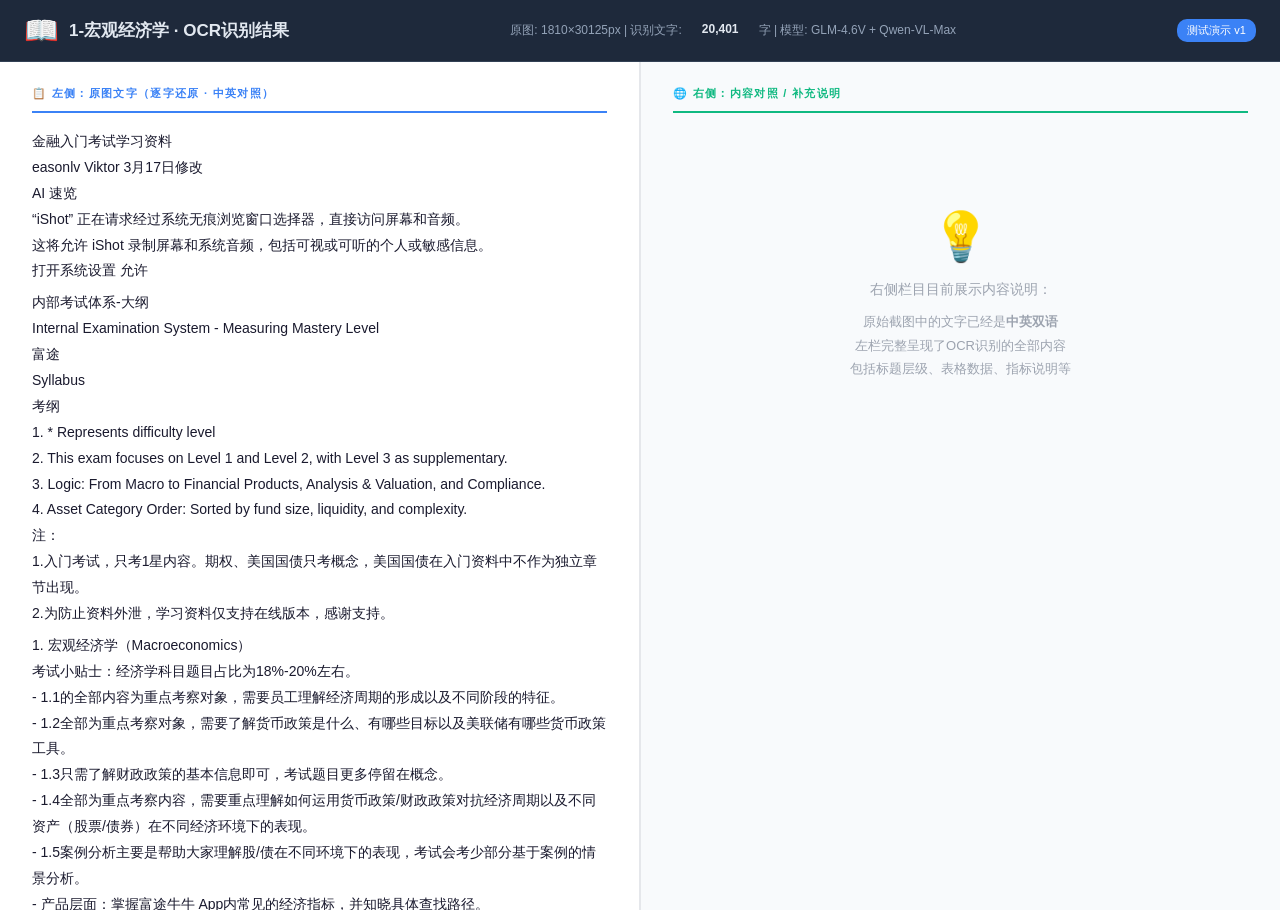
<file: finlearn/ocr_test/demo.html>
<!DOCTYPE html>
<html lang="zh-CN">
<head>
<meta charset="UTF-8">
<meta name="viewport" content="width=device-width, initial-scale=1.0">
<title>1-宏观经济学 · OCR演示</title>
<style>
*{margin:0;padding:0;box-sizing:border-box}
body{font-family:'PingFang SC','Noto Sans SC',-apple-system,sans-serif;background:#0f172a;color:#e2e8f0}
.header{background:#1e293b;padding:14px 24px;display:flex;align-items:center;justify-content:space-between;border-bottom:1px solid #334155}
.header h1{font-size:17px;display:flex;align-items:center;gap:10px}
.header h1 span{font-size:28px}
.badge{font-size:11px;background:#3b82f6;padding:4px 10px;border-radius:10px;color:#fff}
.stats{font-size:12px;color:#94a3b8;display:flex;gap:20px}
.stats b{color:#e2e8f0}
.container{display:flex;height:calc(100vh - 52px)}
.panel{flex:1;overflow-y:auto;padding:24px 32px}
.panel-left{background:#fff;color:#1a1a2e;border-right:2px solid #e5e7eb}
.panel-right{background:#f8fafc;color:#334155}
.panel-label{font-size:11px;font-weight:700;text-transform:uppercase;letter-spacing:.12em;margin-bottom:16px;padding-bottom:10px;border-bottom:2px solid}
.panel-left .panel-label{color:#3b82f6;border-color:#3b82f6}
.panel-right .panel-label{color:#10b981;border-color:#10b981}
.ocr-content{font-size:14px;line-height:1.85}
.ocr-content h1{font-size:22px;margin:20px 0 10px;color:#0f172a;padding-bottom:6px;border-bottom:1px solid #e5e7eb}
.ocr-content h2{font-size:18px;margin:16px 0 8px;color:#1e293b}
.ocr-content h3{font-size:16px;margin:14px 0 6px;color:#334155}
.ocr-content p{margin:6px 0}
.ocr-content ul,.ocr-content ol{margin:6px 0;padding-left:22px}
.ocr-content li{margin:3px 0}
.ocr-content table{width:100%;border-collapse:collapse;margin:14px 0;font-size:13px}
.ocr-content th,.ocr-content td{border:1px solid #d1d5db;padding:6px 10px;text-align:left;vertical-align:top}
.ocr-content th{background:#f1f5f9;font-weight:600;font-size:12px;color:#475569}
.ocr-content hr{border:none;border-top:1px dashed #cbd5e1;margin:20px 0}
.ocr-content strong{color:#2563eb}
.loading{text-align:center;padding:60px;color:#9ca3af;font-size:16px}
.trans-placeholder{text-align:center;padding:80px 20px;color:#9ca3af}
.trans-placeholder .icon{font-size:48px;margin-bottom:12px}
.trans-placeholder p{font-size:14px;line-height:1.8}
</style>
</head>
<body>
<div class="header">
  <h1><span>📖</span> 1-宏观经济学 · OCR识别结果</h1>
  <div class="stats">原图: 1810×30125px | 识别文字: <b id="charCount">-</b>字 | 模型: GLM-4.6V + Qwen-VL-Max</div>
  <span class="badge">测试演示 v1</span>
</div>
<div class="container">
  <div class="panel panel-left">
    <div class="panel-label">📋 左侧：原图文字（逐字还原 · 中英对照）</div>
    <div class="ocr-content" id="leftContent">
      <div class="loading">⏳ 加载中...</div>
    </div>
  </div>
  <div class="panel panel-right">
    <div class="panel-label">🌐 右侧：内容对照 / 补充说明</div>
    <div class="trans-placeholder" id="rightContent">
      <div class="icon">💡</div>
      <p>右侧栏目目前展示内容说明：</p>
      <p style="font-size:13px;margin-top:8px">原始截图中的文字已经是<strong>中英双语</strong><br>
      左栏完整呈现了OCR识别的全部内容<br>
      包括标题层级、表格数据、指标说明等</p>
    </div>
  </div>
</div>
<script>
function renderMarkdown(md) {
  let html = md
    .replace(/&/g,'&amp;').replace(/</g,'&lt;').replace(/>/g,'&gt;');

  // Headers
  html = html.replace(/^#### (.+)$/gm, '<h4>$1</h4>');
  html = html.replace(/^### (.+)$/gm, '<h3>$1</h3>');
  html = html.replace(/^## (.+)$/gm, '<h2>$1</h2>');
  html = html.replace(/^# (.+)$/gm, '<h1>$1</h1>');

  // Bold
  html = html.replace(/\*\*(.+?)\*\*/g, '<strong>$1</strong>');

  // Tables
  html = html.replace(/\|(.+)\|\n\|[- |:]+\|\n((?:\|.+\|\n?)+)/gm, function(_, header, body) {
    var hs = header.split('|').filter(function(h){return h.trim()}).map(function(h){return '<th>'+h.trim()+'</th>'}).join('');
    var rows = body.trim().split('\n').map(function(row){
      var cells = row.split('|').filter(function(c){return c.trim()}).map(function(c){return '<td>'+c.trim()+'</td>'}).join('');
      return '<tr>'+cells+'</tr>';
    }).join('');
    return '<table><thead><tr>'+hs+'</tr></thead><tbody>'+rows+'</tbody></table>';
  });

  // Horizontal rules
  html = html.replace(/^---$/gm, '<hr>');

  // Paragraphs
  html = html.replace(/\n\n/g, '</p><p>');
  html = html.replace(/\n/g, '<br>');
  html = '<p>' + html + '</p>';
  html = html.replace(/<p><\/p>/g, '');
  html = html.replace(/<p>(\s*<br>\s*)+<\/p>/g, '');

  return html;
}

fetch('ocr_final_data.json')
  .then(function(r){return r.json()})
  .then(function(data){
    document.getElementById('charCount').textContent = (data.chars||0).toLocaleString();
    document.getElementById('leftContent').innerHTML = renderMarkdown(data.content);
  })
  .catch(function(e){
    document.getElementById('leftContent').innerHTML = '<div class="loading">❌ 加载失败: '+e.message+'</div>';
  });
</script>
</body>
</html>
</file>
